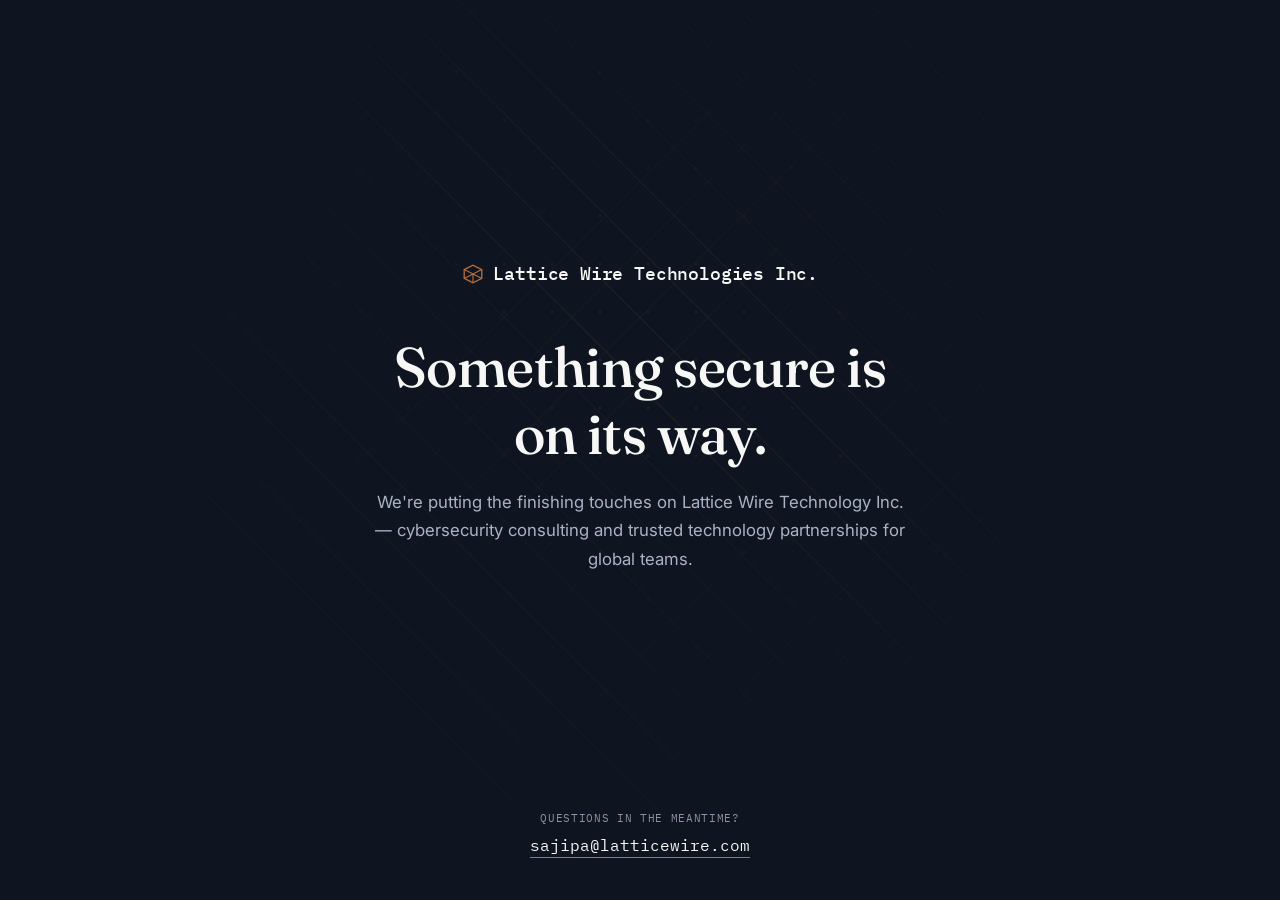
<file: index.html>
<!DOCTYPE html>
<html lang="en">
<head>
  <meta charset="UTF-8" />
  <meta name="viewport" content="width=device-width, initial-scale=1.0" />
  <title>Lattice Wire Technologies Inc. | Coming Soon</title>
  <meta name="description" content="Lattice Wire Technologies Inc. — cybersecurity consulting and trusted technology partnerships. Launching soon." />
  <link rel="preconnect" href="https://fonts.googleapis.com" />
  <link rel="preconnect" href="https://fonts.gstatic.com" crossorigin />
  <link href="https://fonts.googleapis.com/css2?family=Fraunces:opsz,wght@9..144,400;9..144,500;9..144,600&family=Inter:wght@400;500&family=IBM+Plex+Mono:wght@400;500&display=swap" rel="stylesheet" />
  <style>
    :root {
      --color-ink: #0e1420;
      --color-paper: #f7f7f5;
      --color-steel: #8a94a6;
      --color-steel-line: #2a3346;
      --color-copper: #b8703f;
      --color-copper-bright: #d2895a;

      --font-display: "Fraunces", Georgia, "Times New Roman", serif;
      --font-body: "Inter", "Helvetica Neue", Arial, sans-serif;
      --font-mono: "IBM Plex Mono", "SFMono-Regular", Menlo, monospace;
    }

    * { box-sizing: border-box; }

    html, body {
      height: 100%;
      margin: 0;
    }

    body {
      position: relative;
      min-height: 100vh;
      display: grid;
      grid-template-rows: 1fr auto;
      justify-items: center;
      padding: 8vh 1.5rem 5vh;
      background-color: var(--color-ink);
      color: var(--color-paper);
      font-family: var(--font-body);
      text-align: center;
      overflow: hidden;
    }

    /* Signature lattice texture — faint, never competing with the text */
    body::before,
    body::after {
      content: "";
      position: absolute;
      inset: 0;
      pointer-events: none;
    }

    body::before {
      background-image:
        repeating-linear-gradient(45deg, rgba(184,112,63,0.10) 0, rgba(184,112,63,0.10) 1px, transparent 1px, transparent 48px),
        repeating-linear-gradient(-45deg, rgba(184,112,63,0.05) 0, rgba(184,112,63,0.05) 1px, transparent 1px, transparent 48px);
      mask-image: radial-gradient(circle at 50% 40%, black, transparent 70%);
    }

    body::after {
      background-image: radial-gradient(circle, var(--color-copper) 1.4px, transparent 1.6px);
      background-size: 48px 48px;
      opacity: 0.15;
      mask-image: radial-gradient(circle at 50% 40%, black, transparent 70%);
    }

    main {
      align-self: center;
      max-width: 34rem;
      position: relative;
    }

    .logo {
      display: inline-flex;
      align-items: center;
      gap: 0.6rem;
      font-family: var(--font-mono);
      font-size: 1.1rem;
      font-weight: 500;
      letter-spacing: -0.01em;
      margin-bottom: 3rem;
    }

    .logo svg { display: block; }

    h1 {
      font-family: var(--font-display);
      font-weight: 500;
      font-size: clamp(2.25rem, 5.5vw, 3.5rem);
      line-height: 1.2;
      letter-spacing: -0.01em;
      margin: 0 0 1.25rem;
    }

    p {
      font-size: 1.05rem;
      line-height: 1.7;
      color: #aab3c5;
      margin: 0;
    }

    footer {
      align-self: end;
      position: relative;
      padding-top: 3rem;
    }

    .footer__label {
      display: block;
      font-family: var(--font-mono);
      font-size: 0.7rem;
      letter-spacing: 0.06em;
      text-transform: uppercase;
      color: var(--color-steel);
      margin-bottom: 0.6rem;
    }

    .footer__email {
      font-family: var(--font-mono);
      font-size: 1rem;
      color: var(--color-paper);
      text-decoration: none;
      border-bottom: 1px solid var(--color-copper);
      padding-bottom: 2px;
      transition: color 150ms ease;
    }

    .footer__email:hover {
      color: var(--color-copper-bright);
    }

    @media (prefers-reduced-motion: no-preference) {
      main, footer {
        animation: rise 700ms ease-out both;
      }
      footer { animation-delay: 150ms; }
      @keyframes rise {
        from { opacity: 0; transform: translateY(8px); }
        to { opacity: 1; transform: translateY(0); }
      }
    }
  </style>
</head>
<body>

  <main>
    <div class="logo">
      <svg width="22" height="22" viewBox="0 0 20 20" fill="none" xmlns="http://www.w3.org/2000/svg" aria-hidden="true">
        <path d="M2 6L10 2L18 6V14L10 18L2 14V6Z" stroke="#B8703F" stroke-width="1.2" />
        <path d="M2 6L10 10L18 6M10 10V18M10 10L2 14M10 10L18 14" stroke="#B8703F" stroke-width="1" />
      </svg>
      Lattice Wire Technologies Inc.
    </div>

    <h1>Something secure is on its way.</h1>
    <p>We're putting the finishing touches on Lattice Wire Technology Inc. — cybersecurity consulting and trusted technology partnerships for global teams.</p>
  </main>

  <footer>
    <span class="footer__label">Questions in the meantime?</span>
    <a class="footer__email" href="https://mail.google.com/mail/?view=cm&fs=1&to=sajipa@latticewire.com" target="_blank" rel="noopener">sajipa@latticewire.com</a>
  </footer>

</body>
</html>
</file>
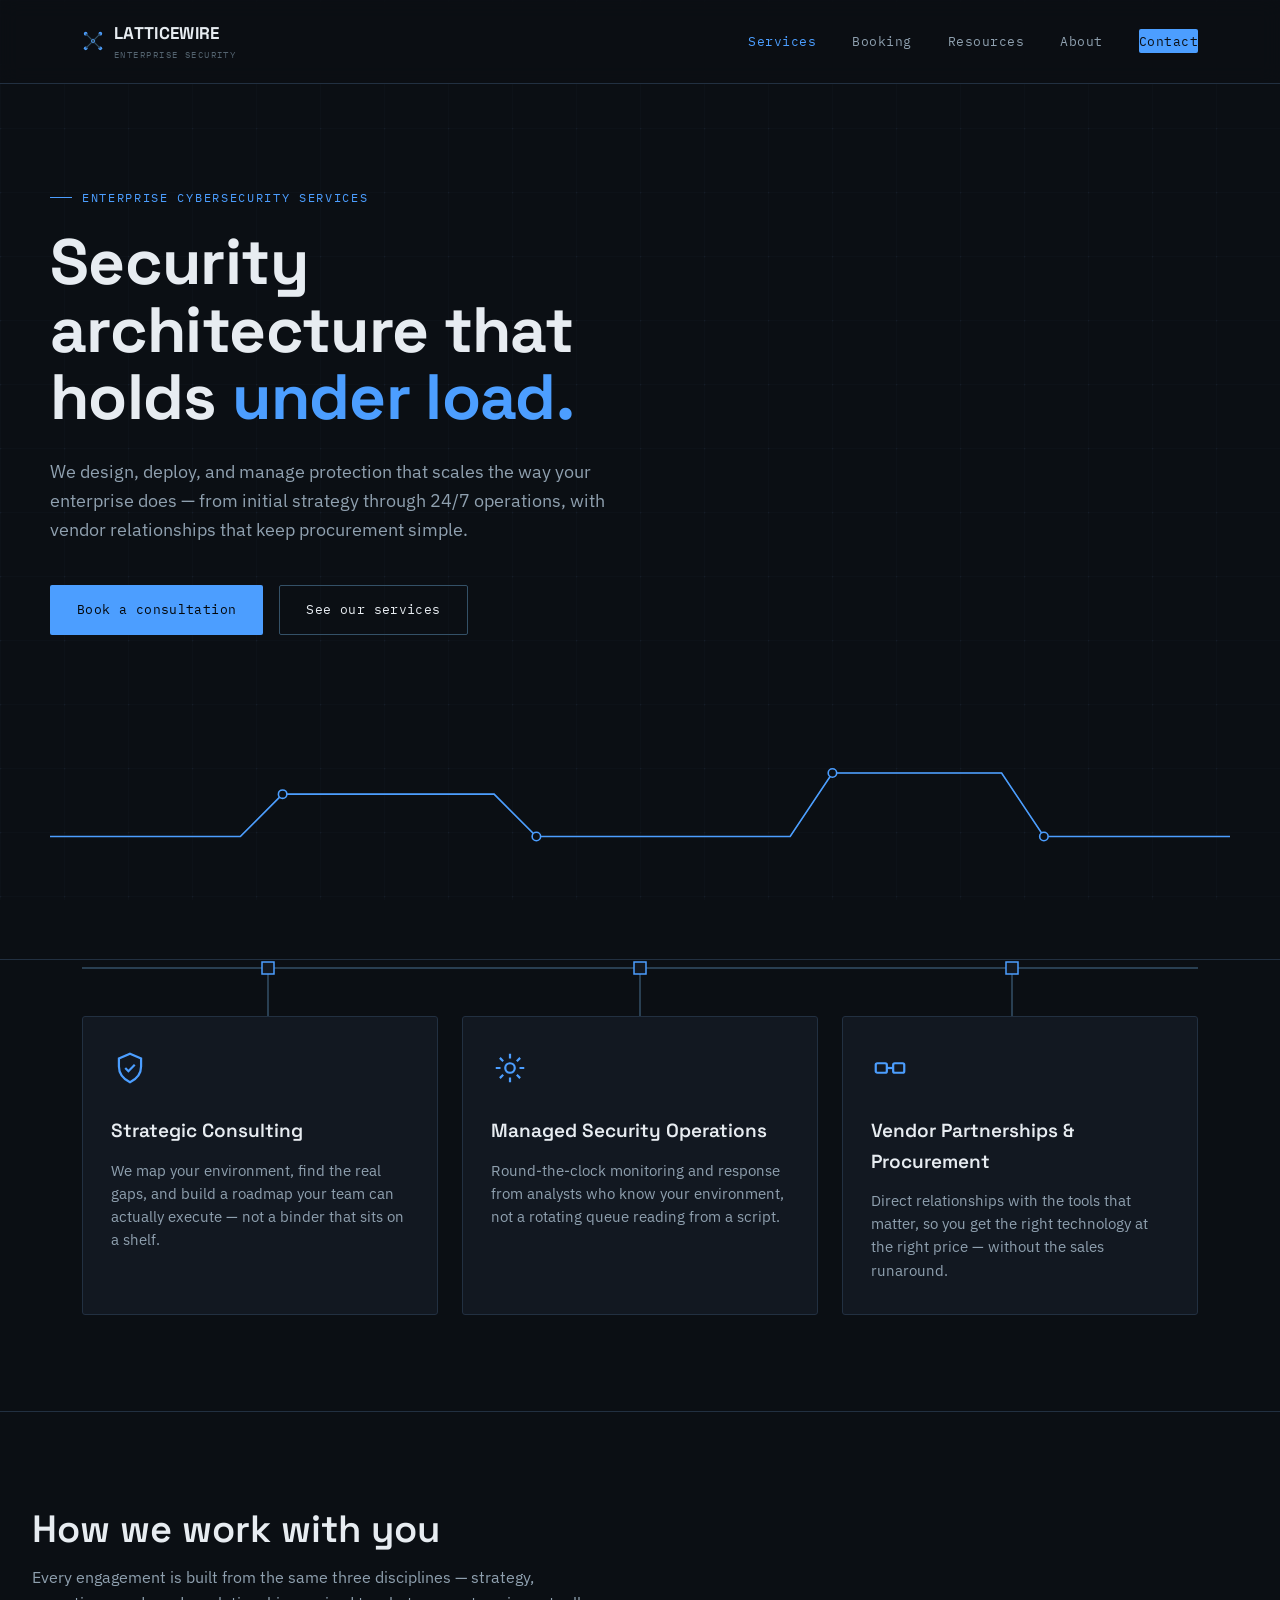
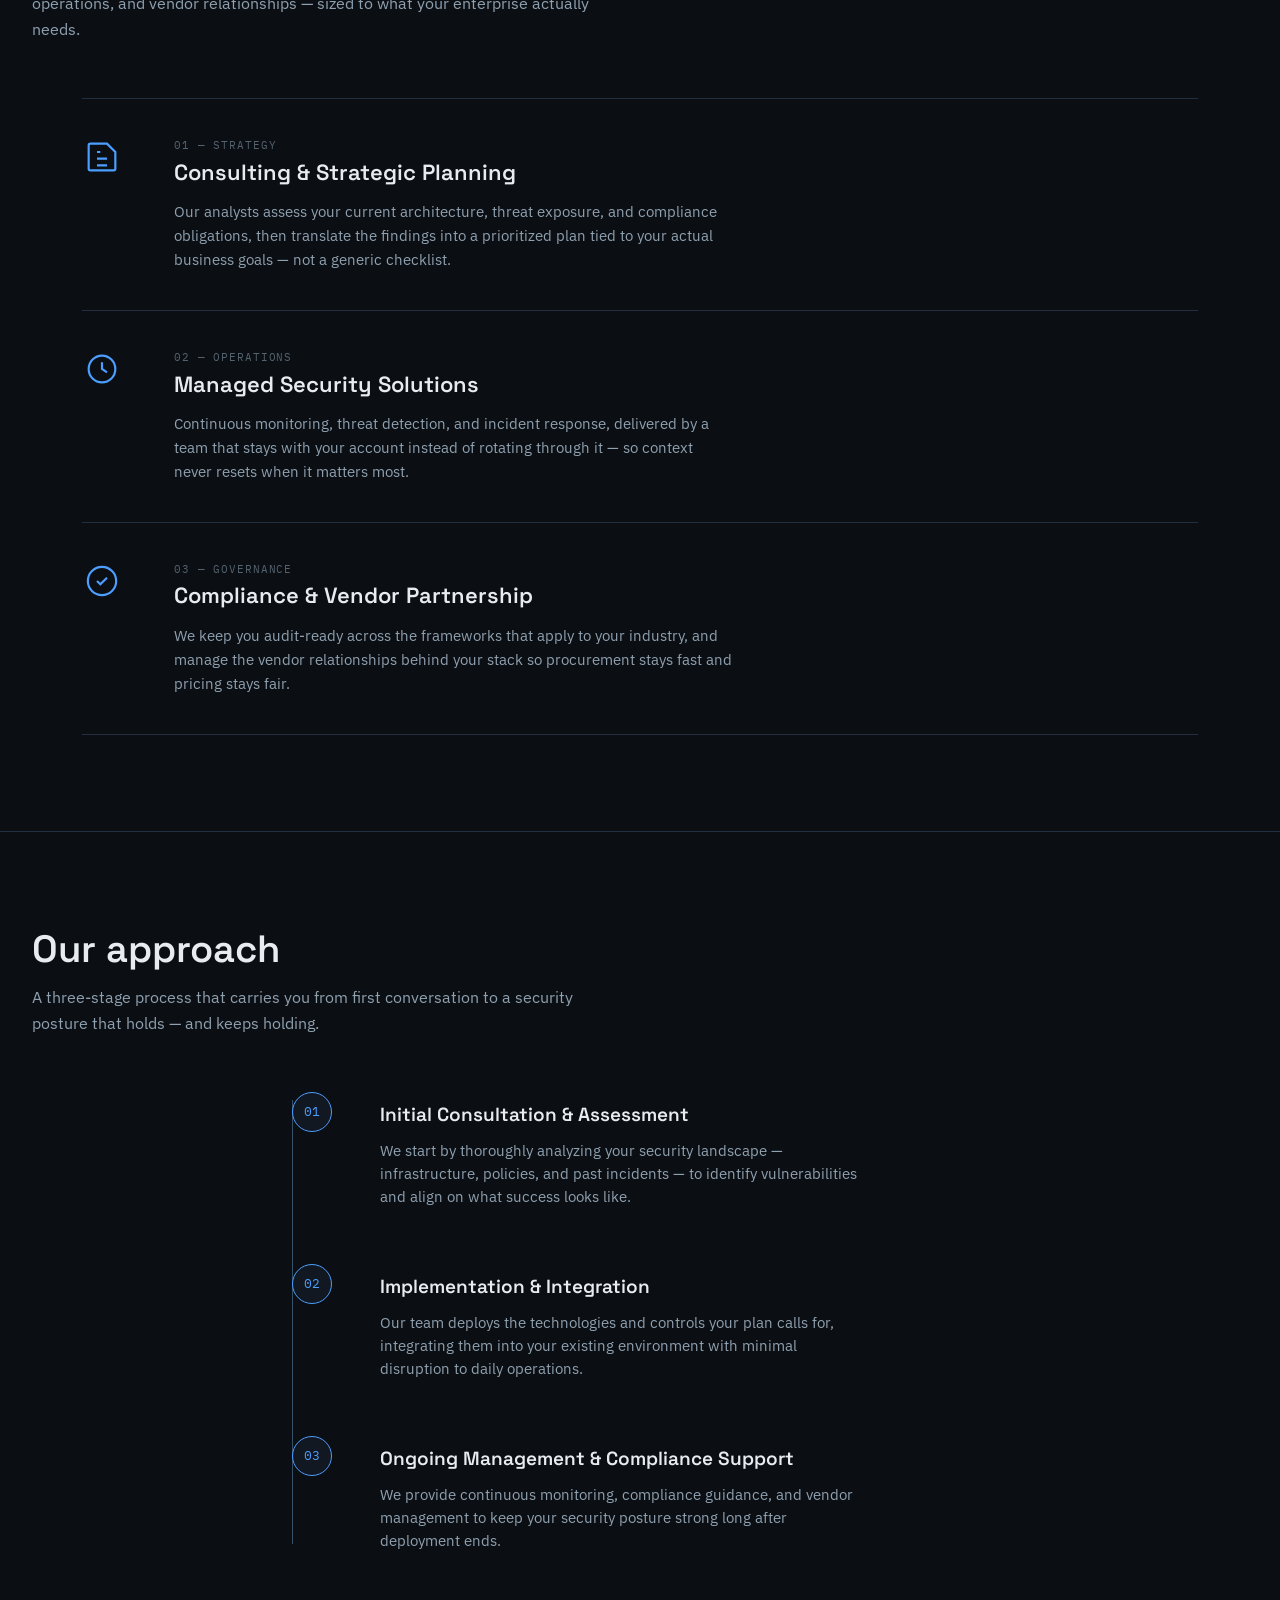
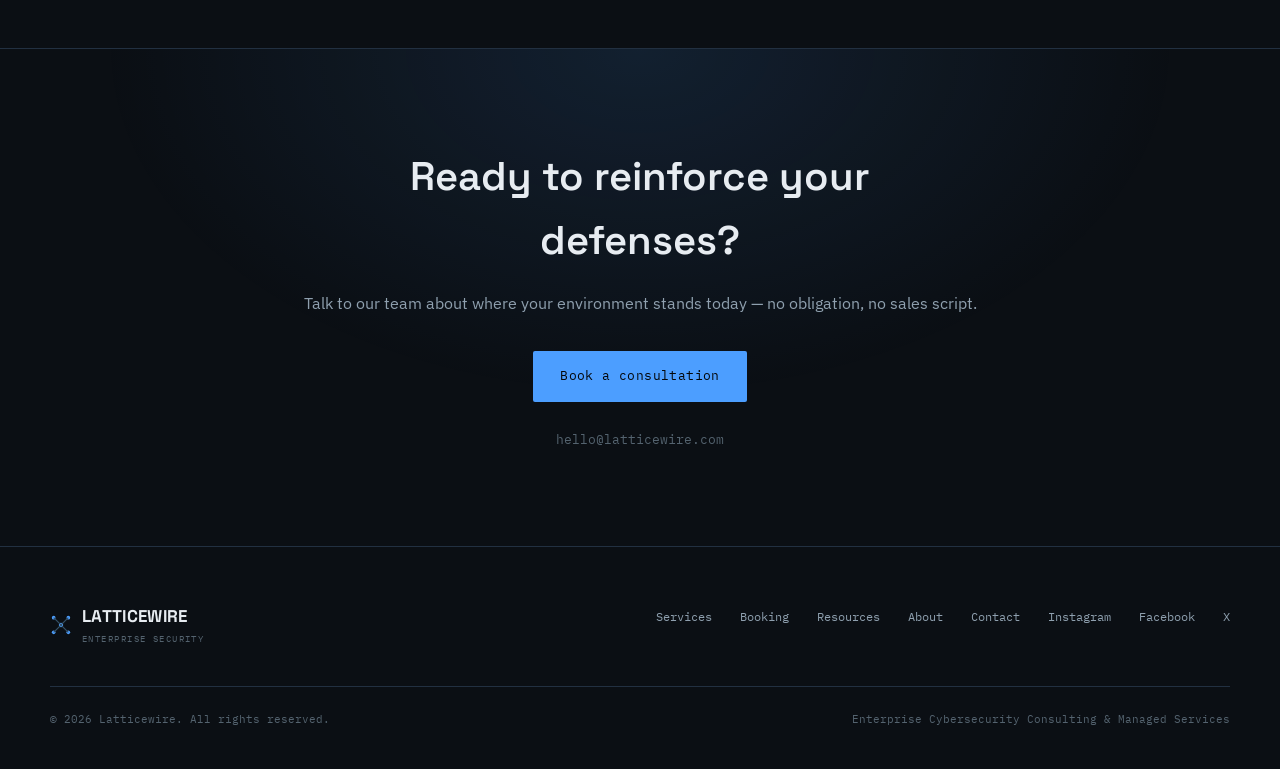
<file: page.html>
<!DOCTYPE html>
<html lang="en">
<head>
<meta charset="UTF-8">
<meta name="viewport" content="width=device-width, initial-scale=1.0">
<title>Services — Latticewire Enterprise Cybersecurity</title>
<link rel="preconnect" href="https://fonts.googleapis.com">
<link rel="preconnect" href="https://fonts.gstatic.com" crossorigin>
<link href="https://fonts.googleapis.com/css2?family=Space+Grotesk:wght@400;500;600;700&family=IBM+Plex+Sans:wght@400;500;600&family=IBM+Plex+Mono:wght@400;500&display=swap" rel="stylesheet">
<style>
  :root{
    --bg:#0B0F14;
    --bg-panel:#121821;
    --bg-panel-2:#171F2A;
    --line:#223041;
    --line-bright:#345167;
    --accent:#4C9EFF;
    --accent-soft:rgba(76,158,255,0.12);
    --amber:#FFB238;
    --text:#E7ECF1;
    --text-muted:#8FA0AF;
    --text-dim:#54636F;
    --font-display:'Space Grotesk', sans-serif;
    --font-body:'IBM Plex Sans', sans-serif;
    --font-mono:'IBM Plex Mono', monospace;
    --maxw:1180px;
  }

  *{box-sizing:border-box; margin:0; padding:0;}
  html{scroll-behavior:smooth;}
  body{
    background:var(--bg);
    color:var(--text);
    font-family:var(--font-body);
    line-height:1.6;
    -webkit-font-smoothing:antialiased;
    overflow-x:hidden;
  }

  a{color:inherit; text-decoration:none;}
  ul{list-style:none;}
  img{max-width:100%; display:block;}

  ::selection{ background:var(--accent); color:#04070A; }

  :focus-visible{
    outline:2px solid var(--accent);
    outline-offset:3px;
  }

  .wrap{ max-width:var(--maxw); margin:0 auto; padding:0 32px; position:relative; }

  /* ---------- lattice background ---------- */
  .lattice-bg{
    position:fixed; inset:0; z-index:0; pointer-events:none;
    opacity:0.35;
  }
  .lattice-bg svg{ width:100%; height:100%; }

  /* ---------- header ---------- */
  header{
    position:sticky; top:0; z-index:50;
    background:rgba(11,15,20,0.82);
    backdrop-filter:blur(10px);
    border-bottom:1px solid var(--line);
  }
  .nav{
    display:flex; align-items:center; justify-content:space-between;
    padding:20px 32px;
    max-width:var(--maxw); margin:0 auto;
  }
  .logo{ display:flex; align-items:center; gap:10px; }
  .logo-mark{ width:22px; height:22px; flex-shrink:0; }
  .logo-text{
    font-family:var(--font-display); font-weight:700; font-size:17px;
    letter-spacing:0.02em;
  }
  .logo-sub{
    font-family:var(--font-mono); font-size:9px; color:var(--text-dim);
    letter-spacing:0.16em; margin-top:1px;
  }
  .nav-links{ display:flex; align-items:center; gap:36px; }
  .nav-links a{
    font-family:var(--font-mono); font-size:12.5px; letter-spacing:0.04em;
    color:var(--text-muted); position:relative; padding:4px 0;
    transition:color .2s ease;
  }
  .nav-links a:hover{ color:var(--text); }
  .nav-links a.active{ color:var(--accent); }
  .nav-cta{
    font-family:var(--font-mono); font-size:12px; letter-spacing:0.03em;
    color:var(--bg) !important; background:var(--accent);
    padding:9px 18px; border-radius:2px; white-space:nowrap;
    transition:filter .2s ease, transform .2s ease;
  }
  .nav-cta:hover{ filter:brightness(1.12); }

  .burger{ display:none; flex-direction:column; gap:5px; background:none; border:0; cursor:pointer; padding:8px; }
  .burger span{ width:22px; height:2px; background:var(--text); display:block; }

  /* ---------- hero ---------- */
  .hero{
    position:relative; z-index:1;
    padding:104px 32px 90px;
    border-bottom:1px solid var(--line);
    overflow:hidden;
  }
  .hero-inner{ max-width:var(--maxw); margin:0 auto; position:relative; }
  .eyebrow{
    font-family:var(--font-mono); font-size:12px; color:var(--accent);
    letter-spacing:0.14em; text-transform:uppercase;
    display:flex; align-items:center; gap:10px; margin-bottom:22px;
  }
  .eyebrow::before{ content:''; width:22px; height:1px; background:var(--accent); }
  h1{
    font-family:var(--font-display); font-weight:700;
    font-size:clamp(36px, 5.4vw, 64px);
    line-height:1.06; letter-spacing:-0.01em;
    max-width:14ch; margin-bottom:26px;
  }
  h1 .accent-word{ color:var(--accent); }
  .hero-sub{
    font-size:18px; color:var(--text-muted); max-width:52ch; margin-bottom:40px;
  }
  .hero-actions{ display:flex; gap:16px; flex-wrap:wrap; margin-bottom:64px; }
  .btn{
    font-family:var(--font-mono); font-size:13px; letter-spacing:0.03em;
    padding:14px 26px; border-radius:2px; display:inline-flex; align-items:center; gap:10px;
    transition:filter .2s ease, background .2s ease, border-color .2s ease, transform .15s ease;
    border:1px solid transparent;
  }
  .btn:active{ transform:translateY(1px); }
  .btn-primary{ background:var(--accent); color:#04070A; }
  .btn-primary:hover{ filter:brightness(1.12); }
  .btn-ghost{ border-color:var(--line-bright); color:var(--text); }
  .btn-ghost:hover{ border-color:var(--accent); color:var(--accent); }

  .hero-trace{ width:100%; height:auto; display:block; }
  .trace-path{
    stroke:var(--accent); stroke-width:1.5; fill:none;
    stroke-dasharray:1400; stroke-dashoffset:1400;
    animation:draw 2.4s ease forwards .3s;
  }
  .trace-path-dim{
    stroke:var(--line-bright); stroke-width:1; fill:none;
  }
  .trace-node{ fill:var(--bg); stroke:var(--accent); stroke-width:1.5; }
  .trace-node-pulse{ animation:pulse 2.6s ease-in-out infinite; transform-origin:center; }
  @keyframes draw{ to{ stroke-dashoffset:0; } }
  @keyframes pulse{
    0%,100%{ opacity:1; } 50%{ opacity:.35; }
  }

  /* ---------- section shared ---------- */
  section{ position:relative; z-index:1; }
  .section{ padding:96px 32px; border-bottom:1px solid var(--line); }
  .section-head{ max-width:640px; margin-bottom:56px; }
  .section-head h2{
    font-family:var(--font-display); font-weight:600; font-size:clamp(26px,3.4vw,38px);
    line-height:1.15; margin-bottom:14px;
  }
  .section-head p{ color:var(--text-muted); font-size:16px; max-width:56ch; }

  /* ---------- offerings row w/ bus trace ---------- */
  .offerings{ padding-top:0; }
  .bus-wrap{ max-width:var(--maxw); margin:0 auto; padding:0 32px; }
  .bus-svg{ width:100%; height:56px; display:block; }
  .bus-line{ stroke:var(--line-bright); stroke-width:1.5; }
  .bus-stub{ stroke:var(--line-bright); stroke-width:1.5; }
  .bus-pad{ fill:var(--bg-panel); stroke:var(--accent); stroke-width:1.5; }

  .offer-grid{
    display:grid; grid-template-columns:repeat(3,1fr); gap:24px;
    max-width:var(--maxw); margin:0 auto; padding:0 32px 0;
  }
  .offer-card{
    background:var(--bg-panel); border:1px solid var(--line);
    padding:32px 28px; border-radius:3px;
    transition:border-color .25s ease, transform .25s ease;
    opacity:0; transform:translateY(16px);
  }
  .offer-card.is-visible{ opacity:1; transform:translateY(0); transition:opacity .6s ease, transform .6s ease; }
  .offer-card:hover{ border-color:var(--accent); transform:translateY(-3px); }
  .offer-icon{ width:38px; height:38px; margin-bottom:22px; color:var(--accent); }
  .offer-card h3{
    font-family:var(--font-display); font-weight:600; font-size:19px; margin-bottom:12px;
  }
  .offer-card p{ color:var(--text-muted); font-size:14.5px; }

  /* ---------- detailed services ---------- */
  .service-list{ max-width:var(--maxw); margin:0 auto; padding:0 32px; display:flex; flex-direction:column; gap:0; }
  .service-row{
    display:grid; grid-template-columns:64px 1fr; gap:28px;
    padding:38px 0; border-top:1px solid var(--line);
    opacity:0; transform:translateY(14px);
  }
  .service-row.is-visible{ opacity:1; transform:translateY(0); transition:opacity .6s ease, transform .6s ease; }
  .service-row:last-child{ border-bottom:1px solid var(--line); }
  .service-tag{
    font-family:var(--font-mono); font-size:11px; color:var(--text-dim);
    letter-spacing:0.08em;
  }
  .service-icon{ width:40px; height:40px; color:var(--accent); }
  .service-body h3{
    font-family:var(--font-display); font-weight:600; font-size:22px; margin-bottom:10px;
  }
  .service-body p{ color:var(--text-muted); font-size:15px; max-width:62ch; }

  /* ---------- approach / vertical trace ---------- */
  .approach{ padding-top:96px; }
  .approach-list{
    max-width:760px; margin:0 auto; padding:0 32px;
    position:relative;
  }
  .approach-trace{
    position:absolute; left:32px; top:8px; bottom:8px; width:1px;
    background:linear-gradient(var(--line-bright), var(--line-bright));
  }
  .approach-step{
    display:grid; grid-template-columns:64px 1fr; gap:24px;
    padding-bottom:56px; position:relative;
    opacity:0; transform:translateY(14px);
  }
  .approach-step.is-visible{ opacity:1; transform:translateY(0); transition:opacity .6s ease, transform .6s ease; }
  .approach-step:last-child{ padding-bottom:0; }
  .approach-node{
    width:40px; height:40px; border-radius:50%;
    background:var(--bg-panel); border:1px solid var(--accent);
    display:flex; align-items:center; justify-content:center;
    font-family:var(--font-mono); font-size:13px; color:var(--accent);
    position:relative; z-index:1;
  }
  .approach-step h3{
    font-family:var(--font-display); font-weight:600; font-size:19px; margin-bottom:8px; padding-top:8px;
  }
  .approach-step p{ color:var(--text-muted); font-size:14.5px; max-width:54ch; }

  /* ---------- CTA band ---------- */
  .cta-band{
    padding:96px 32px; text-align:center; border-bottom:1px solid var(--line);
    background:
      radial-gradient(ellipse 60% 100% at 50% 0%, var(--accent-soft), transparent 70%);
  }
  .cta-band h2{
    font-family:var(--font-display); font-weight:600; font-size:clamp(26px,3.6vw,40px);
    max-width:20ch; margin:0 auto 18px;
  }
  .cta-band p{ color:var(--text-muted); margin-bottom:34px; }
  .cta-actions{ display:flex; gap:16px; justify-content:center; flex-wrap:wrap; margin-bottom:28px; }
  .cta-contact{ font-family:var(--font-mono); font-size:13px; color:var(--text-dim); }
  .cta-contact a{ color:var(--accent); }

  /* ---------- footer ---------- */
  footer{ padding:56px 32px 40px; }
  .footer-inner{
    max-width:var(--maxw); margin:0 auto;
    display:flex; align-items:flex-start; justify-content:space-between; flex-wrap:wrap; gap:32px;
  }
  .footer-links{ display:flex; gap:28px; flex-wrap:wrap; }
  .footer-links a{ font-family:var(--font-mono); font-size:12px; color:var(--text-muted); }
  .footer-links a:hover{ color:var(--accent); }
  .footer-bottom{
    max-width:var(--maxw); margin:40px auto 0; padding-top:24px; border-top:1px solid var(--line);
    display:flex; justify-content:space-between; flex-wrap:wrap; gap:12px;
    font-family:var(--font-mono); font-size:11px; color:var(--text-dim);
  }

  /* ---------- responsive ---------- */
  @media (max-width:860px){
    .nav-links{
      position:fixed; top:73px; left:0; right:0; bottom:0;
      background:var(--bg); border-top:1px solid var(--line);
      flex-direction:column; align-items:flex-start; gap:0; padding:12px 32px 40px;
      transform:translateY(-8px); opacity:0; pointer-events:none;
      transition:opacity .2s ease, transform .2s ease;
    }
    .nav-links.open{ opacity:1; transform:translateY(0); pointer-events:auto; }
    .nav-links a{ width:100%; padding:16px 0; border-bottom:1px solid var(--line); font-size:14px; }
    .nav-cta{ width:100%; text-align:center; margin-top:16px; }
    .burger{ display:flex; }
    .offer-grid{ grid-template-columns:1fr; }
    .bus-wrap{ display:none; }
    .service-row{ grid-template-columns:44px 1fr; }
  }

  @media (prefers-reduced-motion:reduce){
    html{ scroll-behavior:auto; }
    .trace-path{ animation:none; stroke-dashoffset:0; }
    .trace-node-pulse{ animation:none; }
    .offer-card, .service-row, .approach-step{ opacity:1; transform:none; transition:none; }
  }
</style>
</head>
<body>

<div class="lattice-bg" aria-hidden="true">
  <svg preserveAspectRatio="xMidYMid slice">
    <defs>
      <pattern id="grid" width="64" height="64" patternUnits="userSpaceOnUse">
        <path d="M64 0H0V64" fill="none" stroke="#1B2531" stroke-width="1"/>
        <circle cx="0" cy="0" r="1.4" fill="#2A3B4D"/>
      </pattern>
    </defs>
    <rect width="100%" height="100%" fill="url(#grid)"/>
  </svg>
</div>

<header>
  <nav class="nav">
    <a href="#top" class="logo">
      <svg class="logo-mark" viewBox="0 0 24 24" fill="none" aria-hidden="true">
        <circle cx="4" cy="4" r="2" fill="#4C9EFF"/>
        <circle cx="20" cy="4" r="2" fill="#4C9EFF"/>
        <circle cx="4" cy="20" r="2" fill="#4C9EFF"/>
        <circle cx="20" cy="20" r="2" fill="#4C9EFF"/>
        <circle cx="12" cy="12" r="2.4" fill="#4C9EFF"/>
        <path d="M4 4L12 12L20 4M4 20L12 12L20 20" stroke="#345167" stroke-width="1.3"/>
      </svg>
      <span>
        <div class="logo-text">LATTICEWIRE</div>
        <div class="logo-sub">ENTERPRISE SECURITY</div>
      </span>
    </a>
    <ul class="nav-links" id="navLinks">
      <li><a href="#services" class="active">Services</a></li>
      <li><a href="#approach">Booking</a></li>
      <li><a href="#services">Resources</a></li>
      <li><a href="#approach">About</a></li>
      <li><a href="#contact" class="nav-cta">Contact</a></li>
    </ul>
    <button class="burger" id="burgerBtn" aria-label="Toggle menu" aria-expanded="false" aria-controls="navLinks">
      <span></span><span></span><span></span>
    </button>
  </nav>
</header>

<main id="top">

  <!-- HERO -->
  <section class="hero">
    <div class="hero-inner">
      <div class="eyebrow">Enterprise Cybersecurity Services</div>
      <h1>Security architecture that holds <span class="accent-word">under load.</span></h1>
      <p class="hero-sub">We design, deploy, and manage protection that scales the way your enterprise does — from initial strategy through 24/7 operations, with vendor relationships that keep procurement simple.</p>
      <div class="hero-actions">
        <a href="#contact" class="btn btn-primary">Book a consultation</a>
        <a href="#services" class="btn btn-ghost">See our services</a>
      </div>

      <svg class="hero-trace" viewBox="0 0 1116 160" fill="none" aria-hidden="true">
        <path class="trace-path-dim" d="M0 130 H180 L220 90 H420 L460 130 H700 L740 70 H900 L940 130 H1116"/>
        <path class="trace-path" d="M0 130 H180 L220 90 H420 L460 130 H700 L740 70 H900 L940 130 H1116"/>
        <g class="trace-node-pulse"><circle class="trace-node" cx="220" cy="90" r="4"/></g>
        <g class="trace-node-pulse" style="animation-delay:.4s"><circle class="trace-node" cx="460" cy="130" r="4"/></g>
        <g class="trace-node-pulse" style="animation-delay:.8s"><circle class="trace-node" cx="740" cy="70" r="4"/></g>
        <g class="trace-node-pulse" style="animation-delay:1.2s"><circle class="trace-node" cx="940" cy="130" r="4"/></g>
      </svg>
    </div>
  </section>

  <!-- CORE OFFERINGS -->
  <section class="section offerings" id="services">
    <div class="bus-wrap" aria-hidden="true">
      <svg class="bus-svg" viewBox="0 0 1116 56" preserveAspectRatio="none">
        <line class="bus-line" x1="0" y1="8" x2="1116" y2="8"/>
        <line class="bus-stub" x1="186" y1="8" x2="186" y2="56"/>
        <line class="bus-stub" x1="558" y1="8" x2="558" y2="56"/>
        <line class="bus-stub" x1="930" y1="8" x2="930" y2="56"/>
        <rect class="bus-pad" x="180" y="2" width="12" height="12"/>
        <rect class="bus-pad" x="552" y="2" width="12" height="12"/>
        <rect class="bus-pad" x="924" y="2" width="12" height="12"/>
      </svg>
    </div>

    <div class="offer-grid">
      <article class="offer-card">
        <svg class="offer-icon" viewBox="0 0 24 24" fill="none" stroke="currentColor" stroke-width="1.4"><path d="M12 3l7 3v5c0 4.5-3 8-7 10-4-2-7-5.5-7-10V6l7-3z"/><path d="M9 12l2 2 4-4"/></svg>
        <h3>Strategic Consulting</h3>
        <p>We map your environment, find the real gaps, and build a roadmap your team can actually execute — not a binder that sits on a shelf.</p>
      </article>
      <article class="offer-card">
        <svg class="offer-icon" viewBox="0 0 24 24" fill="none" stroke="currentColor" stroke-width="1.4"><circle cx="12" cy="12" r="3"/><path d="M12 3v3M12 18v3M3 12h3M18 12h3M5.6 5.6l2.1 2.1M16.3 16.3l2.1 2.1M5.6 18.4l2.1-2.1M16.3 7.7l2.1-2.1"/></svg>
        <h3>Managed Security Operations</h3>
        <p>Round-the-clock monitoring and response from analysts who know your environment, not a rotating queue reading from a script.</p>
      </article>
      <article class="offer-card">
        <svg class="offer-icon" viewBox="0 0 24 24" fill="none" stroke="currentColor" stroke-width="1.4"><rect x="3" y="9" width="7" height="6" rx="1"/><rect x="14" y="9" width="7" height="6" rx="1"/><path d="M10 12h4"/></svg>
        <h3>Vendor Partnerships &amp; Procurement</h3>
        <p>Direct relationships with the tools that matter, so you get the right technology at the right price — without the sales runaround.</p>
      </article>
    </div>
  </section>

  <!-- DETAILED SERVICES -->
  <section class="section">
    <div class="section-head">
      <h2>How we work with you</h2>
      <p>Every engagement is built from the same three disciplines — strategy, operations, and vendor relationships — sized to what your enterprise actually needs.</p>
    </div>

    <div class="service-list">
      <div class="service-row">
        <svg class="service-icon" viewBox="0 0 24 24" fill="none" stroke="currentColor" stroke-width="1.3"><path d="M4 19V5a1 1 0 011-1h10l5 5v10a1 1 0 01-1 1H5a1 1 0 01-1-1z"/><path d="M9 13h6M9 17h6M9 9h2"/></svg>
        <div class="service-body">
          <div class="service-tag">01 — STRATEGY</div>
          <h3>Consulting &amp; Strategic Planning</h3>
          <p>Our analysts assess your current architecture, threat exposure, and compliance obligations, then translate the findings into a prioritized plan tied to your actual business goals — not a generic checklist.</p>
        </div>
      </div>

      <div class="service-row">
        <svg class="service-icon" viewBox="0 0 24 24" fill="none" stroke="currentColor" stroke-width="1.3"><circle cx="12" cy="12" r="8"/><path d="M12 8v4l3 2"/></svg>
        <div class="service-body">
          <div class="service-tag">02 — OPERATIONS</div>
          <h3>Managed Security Solutions</h3>
          <p>Continuous monitoring, threat detection, and incident response, delivered by a team that stays with your account instead of rotating through it — so context never resets when it matters most.</p>
        </div>
      </div>

      <div class="service-row">
        <svg class="service-icon" viewBox="0 0 24 24" fill="none" stroke="currentColor" stroke-width="1.3"><path d="M9 12l2 2 4-4"/><path d="M20.5 12a8.5 8.5 0 11-17 0 8.5 8.5 0 0117 0z"/></svg>
        <div class="service-body">
          <div class="service-tag">03 — GOVERNANCE</div>
          <h3>Compliance &amp; Vendor Partnership</h3>
          <p>We keep you audit-ready across the frameworks that apply to your industry, and manage the vendor relationships behind your stack so procurement stays fast and pricing stays fair.</p>
        </div>
      </div>
    </div>
  </section>

  <!-- APPROACH -->
  <section class="section approach" id="approach">
    <div class="section-head">
      <h2>Our approach</h2>
      <p>A three-stage process that carries you from first conversation to a security posture that holds — and keeps holding.</p>
    </div>

    <div class="approach-list">
      <div class="approach-trace" aria-hidden="true"></div>

      <div class="approach-step">
        <div class="approach-node">01</div>
        <div>
          <h3>Initial Consultation &amp; Assessment</h3>
          <p>We start by thoroughly analyzing your security landscape — infrastructure, policies, and past incidents — to identify vulnerabilities and align on what success looks like.</p>
        </div>
      </div>

      <div class="approach-step">
        <div class="approach-node">02</div>
        <div>
          <h3>Implementation &amp; Integration</h3>
          <p>Our team deploys the technologies and controls your plan calls for, integrating them into your existing environment with minimal disruption to daily operations.</p>
        </div>
      </div>

      <div class="approach-step">
        <div class="approach-node">03</div>
        <div>
          <h3>Ongoing Management &amp; Compliance Support</h3>
          <p>We provide continuous monitoring, compliance guidance, and vendor management to keep your security posture strong long after deployment ends.</p>
        </div>
      </div>
    </div>
  </section>

  <!-- CTA -->
  <section class="cta-band" id="contact">
    <h2>Ready to reinforce your defenses?</h2>
    <p>Talk to our team about where your environment stands today — no obligation, no sales script.</p>
    <div class="cta-actions">
      <a href="mailto:hello@latticewire.com" class="btn btn-primary">Book a consultation</a>
    </div>
    <div class="cta-contact">hello@latticewire.com</div>
  </section>

</main>

<footer>
  <div class="footer-inner">
    <a href="#top" class="logo">
      <svg class="logo-mark" viewBox="0 0 24 24" fill="none" aria-hidden="true">
        <circle cx="4" cy="4" r="2" fill="#4C9EFF"/>
        <circle cx="20" cy="4" r="2" fill="#4C9EFF"/>
        <circle cx="4" cy="20" r="2" fill="#4C9EFF"/>
        <circle cx="20" cy="20" r="2" fill="#4C9EFF"/>
        <circle cx="12" cy="12" r="2.4" fill="#4C9EFF"/>
        <path d="M4 4L12 12L20 4M4 20L12 12L20 20" stroke="#345167" stroke-width="1.3"/>
      </svg>
      <span>
        <div class="logo-text">LATTICEWIRE</div>
        <div class="logo-sub">ENTERPRISE SECURITY</div>
      </span>
    </a>
    <ul class="footer-links">
      <li><a href="#services">Services</a></li>
      <li><a href="#approach">Booking</a></li>
      <li><a href="#services">Resources</a></li>
      <li><a href="#approach">About</a></li>
      <li><a href="#contact">Contact</a></li>
      <li><a href="https://www.instagram.com/" target="_blank" rel="noopener">Instagram</a></li>
      <li><a href="https://www.facebook.com/" target="_blank" rel="noopener">Facebook</a></li>
      <li><a href="https://x.com/" target="_blank" rel="noopener">X</a></li>
    </ul>
  </div>
  <div class="footer-bottom">
    <span>© 2026 Latticewire. All rights reserved.</span>
    <span>Enterprise Cybersecurity Consulting &amp; Managed Services</span>
  </div>
</footer>

<script>
  // mobile nav
  const burger = document.getElementById('burgerBtn');
  const navLinks = document.getElementById('navLinks');
  burger.addEventListener('click', () => {
    const open = navLinks.classList.toggle('open');
    burger.setAttribute('aria-expanded', open);
  });
  navLinks.querySelectorAll('a').forEach(a => a.addEventListener('click', () => {
    navLinks.classList.remove('open');
    burger.setAttribute('aria-expanded', false);
  }));

  // scroll reveal
  const revealEls = document.querySelectorAll('.offer-card, .service-row, .approach-step');
  if ('IntersectionObserver' in window){
    const io = new IntersectionObserver((entries) => {
      entries.forEach(entry => {
        if (entry.isIntersecting){
          entry.target.classList.add('is-visible');
          io.unobserve(entry.target);
        }
      });
    }, { threshold: 0.15 });
    revealEls.forEach(el => io.observe(el));
  } else {
    revealEls.forEach(el => el.classList.add('is-visible'));
  }
</script>

</body>
</html>
</file>
